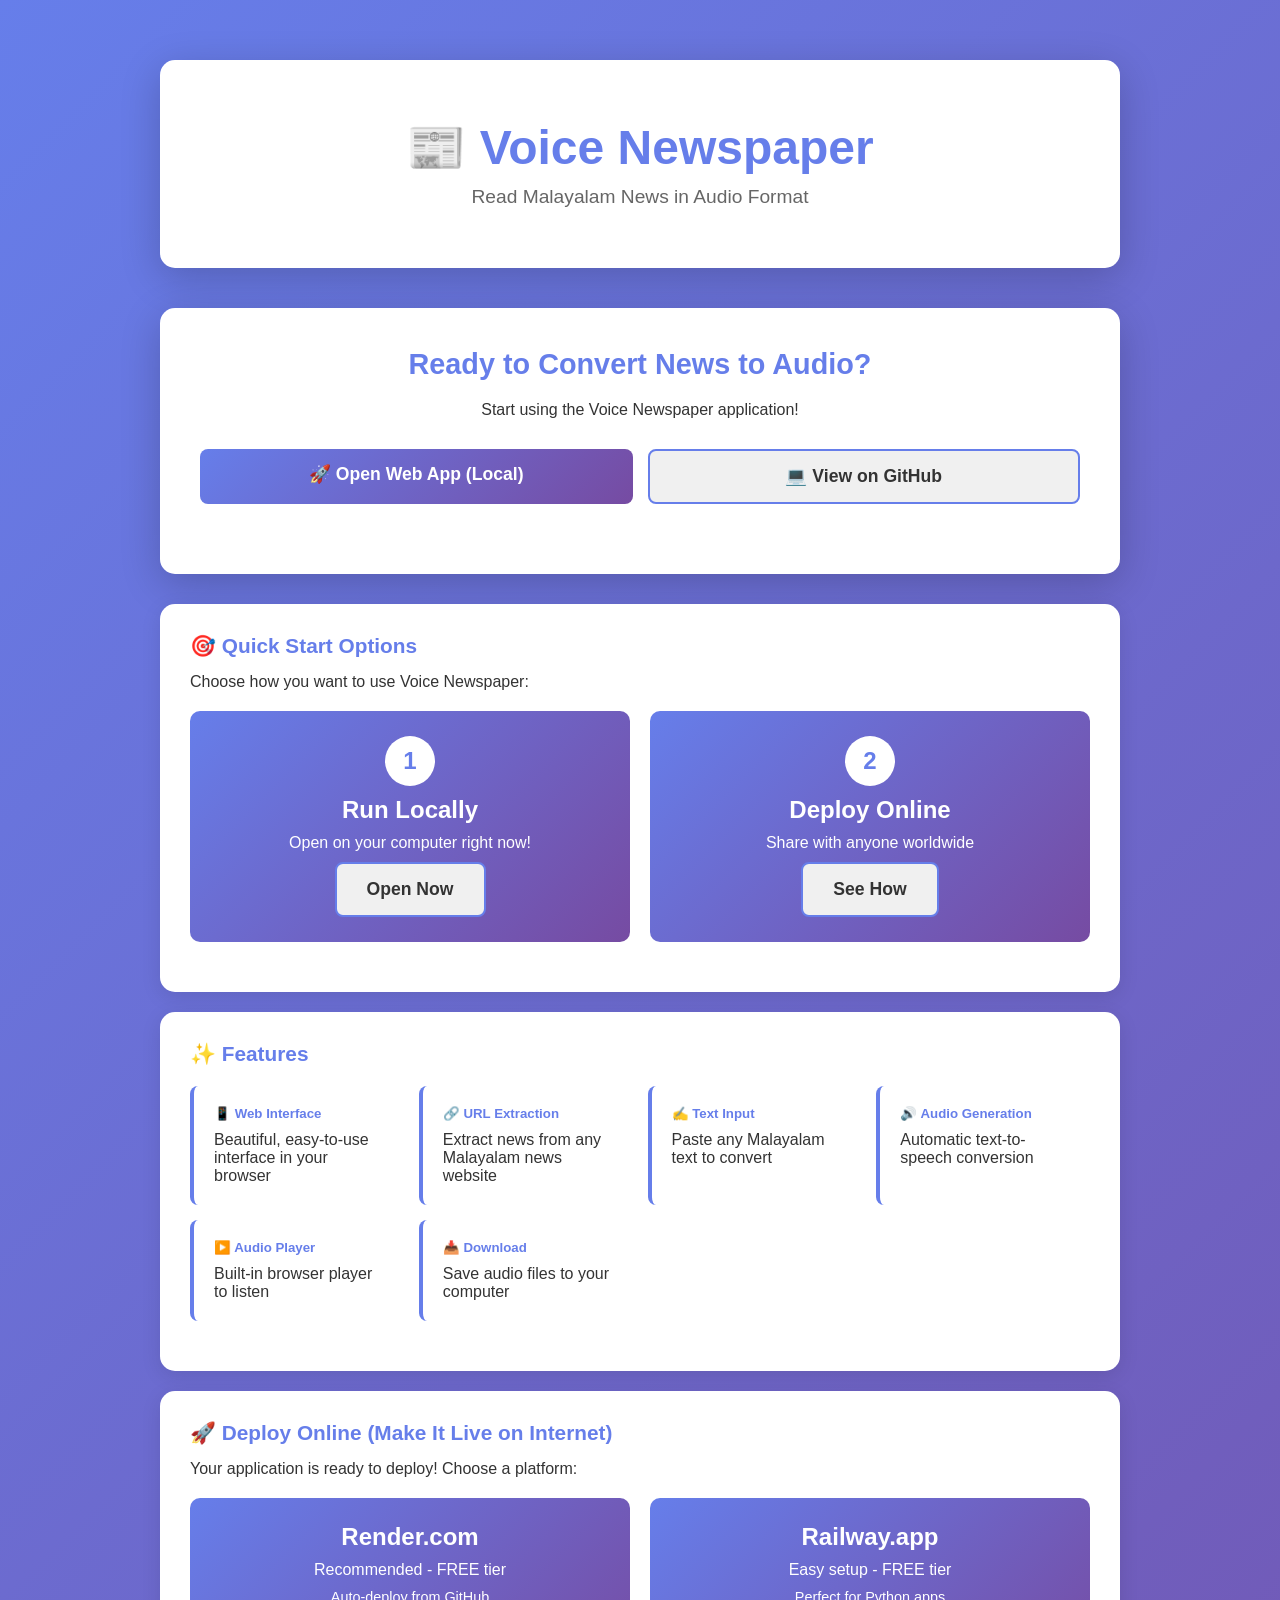
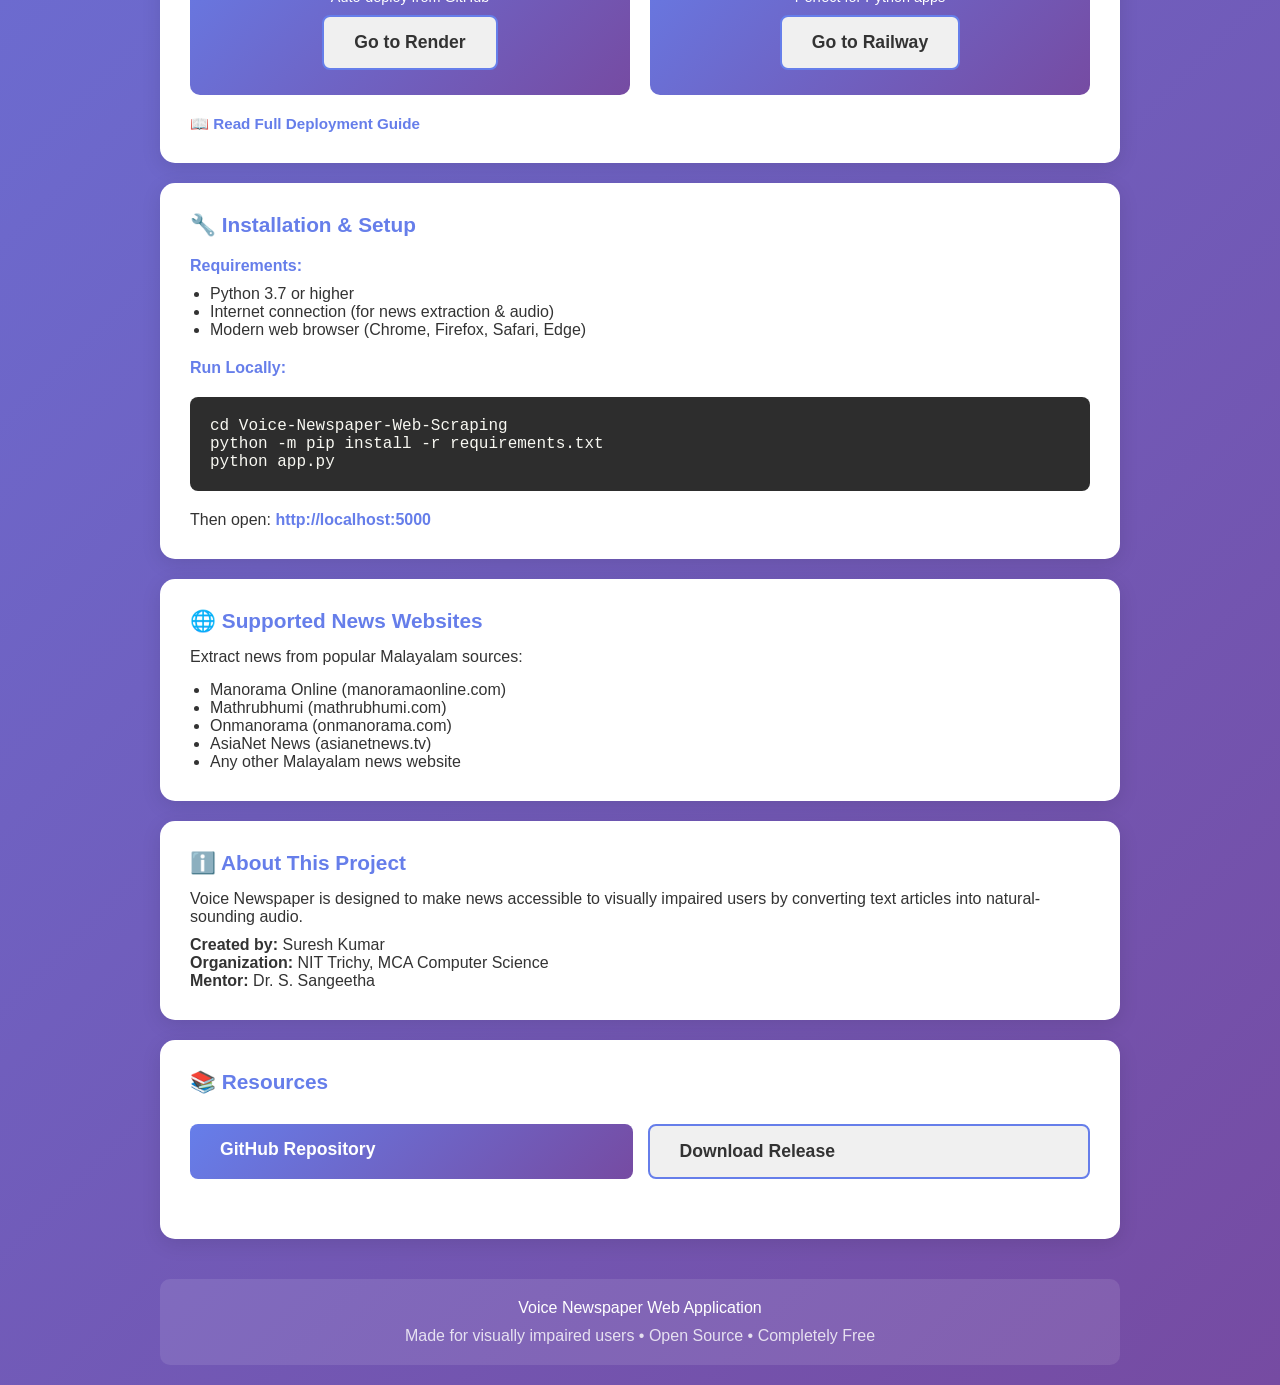
<file: index.html>
<!DOCTYPE html>
<html lang="en">
<head>
    <meta charset="UTF-8">
    <meta name="viewport" content="width=device-width, initial-scale=1.0">
    <title>Voice Newspaper - Malayalam News to Audio</title>
    <style>
        * {
            margin: 0;
            padding: 0;
            box-sizing: border-box;
        }
        
        body {
            font-family: 'Segoe UI', Tahoma, Geneva, Verdana, sans-serif;
            background: linear-gradient(135deg, #667eea 0%, #764ba2 100%);
            min-height: 100vh;
            color: #333;
        }
        
        .container {
            max-width: 1000px;
            margin: 0 auto;
            padding: 20px;
        }
        
        header {
            background: white;
            padding: 60px 40px;
            border-radius: 15px;
            text-align: center;
            margin: 40px 0;
            box-shadow: 0 10px 40px rgba(0, 0, 0, 0.2);
        }
        
        header h1 {
            color: #667eea;
            font-size: 3em;
            margin-bottom: 10px;
        }
        
        header p {
            color: #666;
            font-size: 1.2em;
        }
        
        .main-cta {
            background: white;
            padding: 40px;
            border-radius: 15px;
            text-align: center;
            margin: 30px 0;
            box-shadow: 0 10px 40px rgba(0, 0, 0, 0.2);
        }
        
        .main-cta h2 {
            color: #667eea;
            margin-bottom: 20px;
            font-size: 1.8em;
        }
        
        .button-group {
            display: grid;
            grid-template-columns: 1fr 1fr;
            gap: 15px;
            margin: 30px 0;
        }
        
        .btn {
            padding: 15px 30px;
            border: none;
            border-radius: 8px;
            font-size: 1.1em;
            font-weight: bold;
            cursor: pointer;
            text-decoration: none;
            transition: all 0.3s;
            display: inline-block;
        }
        
        .btn-primary {
            background: linear-gradient(135deg, #667eea 0%, #764ba2 100%);
            color: white;
        }
        
        .btn-primary:hover {
            transform: translateY(-3px);
            box-shadow: 0 8px 20px rgba(102, 126, 234, 0.4);
        }
        
        .btn-secondary {
            background: #f0f0f0;
            color: #333;
            border: 2px solid #667eea;
        }
        
        .btn-secondary:hover {
            background: #667eea;
            color: white;
        }
        
        .info-box {
            background: white;
            padding: 30px;
            border-radius: 15px;
            margin: 20px 0;
            box-shadow: 0 5px 20px rgba(0, 0, 0, 0.1);
        }
        
        .info-box h3 {
            color: #667eea;
            margin-bottom: 15px;
            font-size: 1.3em;
        }
        
        .steps {
            display: grid;
            grid-template-columns: 1fr 1fr;
            gap: 20px;
            margin: 20px 0;
        }
        
        .step-card {
            background: linear-gradient(135deg, #667eea 0%, #764ba2 100%);
            color: white;
            padding: 25px;
            border-radius: 10px;
            text-align: center;
        }
        
        .step-card h4 {
            font-size: 1.5em;
            margin-bottom: 10px;
        }
        
        .step-number {
            display: inline-block;
            background: white;
            color: #667eea;
            width: 50px;
            height: 50px;
            border-radius: 50%;
            line-height: 50px;
            font-size: 1.5em;
            font-weight: bold;
            margin-bottom: 10px;
        }
        
        .features {
            display: grid;
            grid-template-columns: repeat(auto-fit, minmax(200px, 1fr));
            gap: 15px;
            margin: 20px 0;
        }
        
        .feature {
            background: white;
            padding: 20px;
            border-radius: 8px;
            border-left: 4px solid #667eea;
        }
        
        .feature h5 {
            color: #667eea;
            margin-bottom: 10px;
        }
        
        .code-block {
            background: #2d2d2d;
            color: #f8f8f2;
            padding: 20px;
            border-radius: 8px;
            overflow-x: auto;
            margin: 20px 0;
            font-family: 'Courier New', monospace;
        }
        
        footer {
            background: rgba(255, 255, 255, 0.1);
            color: white;
            text-align: center;
            padding: 20px;
            border-radius: 10px;
            margin-top: 40px;
        }
        
        .link {
            color: #667eea;
            text-decoration: none;
            font-weight: bold;
        }
        
        .link:hover {
            text-decoration: underline;
        }
        
        @media (max-width: 768px) {
            header h1 {
                font-size: 2em;
            }
            
            .button-group, .steps {
                grid-template-columns: 1fr;
            }
            
            .step-card {
                margin-bottom: 10px;
            }
        }
    </style>
</head>
<body>
    <div class="container">
        <header>
            <h1>📰 Voice Newspaper</h1>
            <p>Read Malayalam News in Audio Format</p>
        </header>
        
        <div class="main-cta">
            <h2>Ready to Convert News to Audio?</h2>
            <p style="margin-bottom: 20px;">Start using the Voice Newspaper application!</p>
            
            <div class="button-group">
                <a href="http://localhost:5000" class="btn btn-primary" target="_blank">
                    🚀 Open Web App (Local)
                </a>
                <a href="https://github.com/Gautam-kumar12-creater/Voice-Newspaper-Web-Scraping" class="btn btn-secondary" target="_blank">
                    💻 View on GitHub
                </a>
            </div>
        </div>
        
        <div class="info-box">
            <h3>🎯 Quick Start Options</h3>
            <p style="margin-bottom: 20px;">Choose how you want to use Voice Newspaper:</p>
            
            <div class="steps">
                <div class="step-card">
                    <div class="step-number">1</div>
                    <h4>Run Locally</h4>
                    <p>Open on your computer right now!</p>
                    <a href="http://localhost:5000" class="btn btn-secondary" style="margin-top: 10px;">Open Now</a>
                </div>
                
                <div class="step-card">
                    <div class="step-number">2</div>
                    <h4>Deploy Online</h4>
                    <p>Share with anyone worldwide</p>
                    <a href="#deployment" class="btn btn-secondary" style="margin-top: 10px;">See How</a>
                </div>
            </div>
        </div>
        
        <div class="info-box">
            <h3>✨ Features</h3>
            <div class="features">
                <div class="feature">
                    <h5>📱 Web Interface</h5>
                    <p>Beautiful, easy-to-use interface in your browser</p>
                </div>
                <div class="feature">
                    <h5>🔗 URL Extraction</h5>
                    <p>Extract news from any Malayalam news website</p>
                </div>
                <div class="feature">
                    <h5>✍️ Text Input</h5>
                    <p>Paste any Malayalam text to convert</p>
                </div>
                <div class="feature">
                    <h5>🔊 Audio Generation</h5>
                    <p>Automatic text-to-speech conversion</p>
                </div>
                <div class="feature">
                    <h5>▶️ Audio Player</h5>
                    <p>Built-in browser player to listen</p>
                </div>
                <div class="feature">
                    <h5>📥 Download</h5>
                    <p>Save audio files to your computer</p>
                </div>
            </div>
        </div>
        
        <div class="info-box" id="deployment">
            <h3>🚀 Deploy Online (Make It Live on Internet)</h3>
            <p style="margin-bottom: 20px;">Your application is ready to deploy! Choose a platform:</p>
            
            <div class="steps">
                <div class="step-card">
                    <h4>Render.com</h4>
                    <p style="margin: 10px 0;">Recommended - FREE tier</p>
                    <p style="font-size: 0.9em;">Auto-deploy from GitHub</p>
                    <a href="https://render.com" class="btn btn-secondary" style="margin-top: 10px;" target="_blank">Go to Render</a>
                </div>
                
                <div class="step-card">
                    <h4>Railway.app</h4>
                    <p style="margin: 10px 0;">Easy setup - FREE tier</p>
                    <p style="font-size: 0.9em;">Perfect for Python apps</p>
                    <a href="https://railway.app" class="btn btn-secondary" style="margin-top: 10px;" target="_blank">Go to Railway</a>
                </div>
            </div>
            
            <p style="margin-top: 20px; font-size: 0.95em;">
                📖 <a href="https://github.com/Gautam-kumar12-creater/Voice-Newspaper-Web-Scraping/blob/main/DEPLOYMENT_ONLINE.md" class="link" target="_blank">Read Full Deployment Guide</a>
            </p>
        </div>
        
        <div class="info-box">
            <h3>🔧 Installation & Setup</h3>
            
            <h4 style="color: #667eea; margin-top: 20px;">Requirements:</h4>
            <ul style="margin-left: 20px; margin-top: 10px;">
                <li>Python 3.7 or higher</li>
                <li>Internet connection (for news extraction & audio)</li>
                <li>Modern web browser (Chrome, Firefox, Safari, Edge)</li>
            </ul>
            
            <h4 style="color: #667eea; margin-top: 20px;">Run Locally:</h4>
            <div class="code-block">
cd Voice-Newspaper-Web-Scraping<br>
python -m pip install -r requirements.txt<br>
python app.py
            </div>
            <p>Then open: <a href="http://localhost:5000" class="link">http://localhost:5000</a></p>
        </div>
        
        <div class="info-box">
            <h3>🌐 Supported News Websites</h3>
            <p style="margin-bottom: 15px;">Extract news from popular Malayalam sources:</p>
            <ul style="margin-left: 20px;">
                <li>Manorama Online (manoramaonline.com)</li>
                <li>Mathrubhumi (mathrubhumi.com)</li>
                <li>Onmanorama (onmanorama.com)</li>
                <li>AsiaNet News (asianetnews.tv)</li>
                <li>Any other Malayalam news website</li>
            </ul>
        </div>
        
        <div class="info-box">
            <h3>ℹ️ About This Project</h3>
            <p>Voice Newspaper is designed to make news accessible to visually impaired users by converting text articles into natural-sounding audio.</p>
            <p style="margin-top: 10px;"><strong>Created by:</strong> Suresh Kumar</p>
            <p><strong>Organization:</strong> NIT Trichy, MCA Computer Science</p>
            <p><strong>Mentor:</strong> Dr. S. Sangeetha</p>
        </div>
        
        <div class="info-box">
            <h3>📚 Resources</h3>
            <div class="button-group">
                <a href="https://github.com/Gautam-kumar12-creater/Voice-Newspaper-Web-Scraping" class="btn btn-primary" target="_blank">
                    GitHub Repository
                </a>
                <a href="https://github.com/Gautam-kumar12-creater/Voice-Newspaper-Web-Scraping/releases" class="btn btn-secondary" target="_blank">
                    Download Release
                </a>
            </div>
        </div>
        
        <footer>
            <p>Voice Newspaper Web Application</p>
            <p style="margin-top: 10px; opacity: 0.8;">Made for visually impaired users • Open Source • Completely Free</p>
        </footer>
    </div>
</body>
</html>
</file>
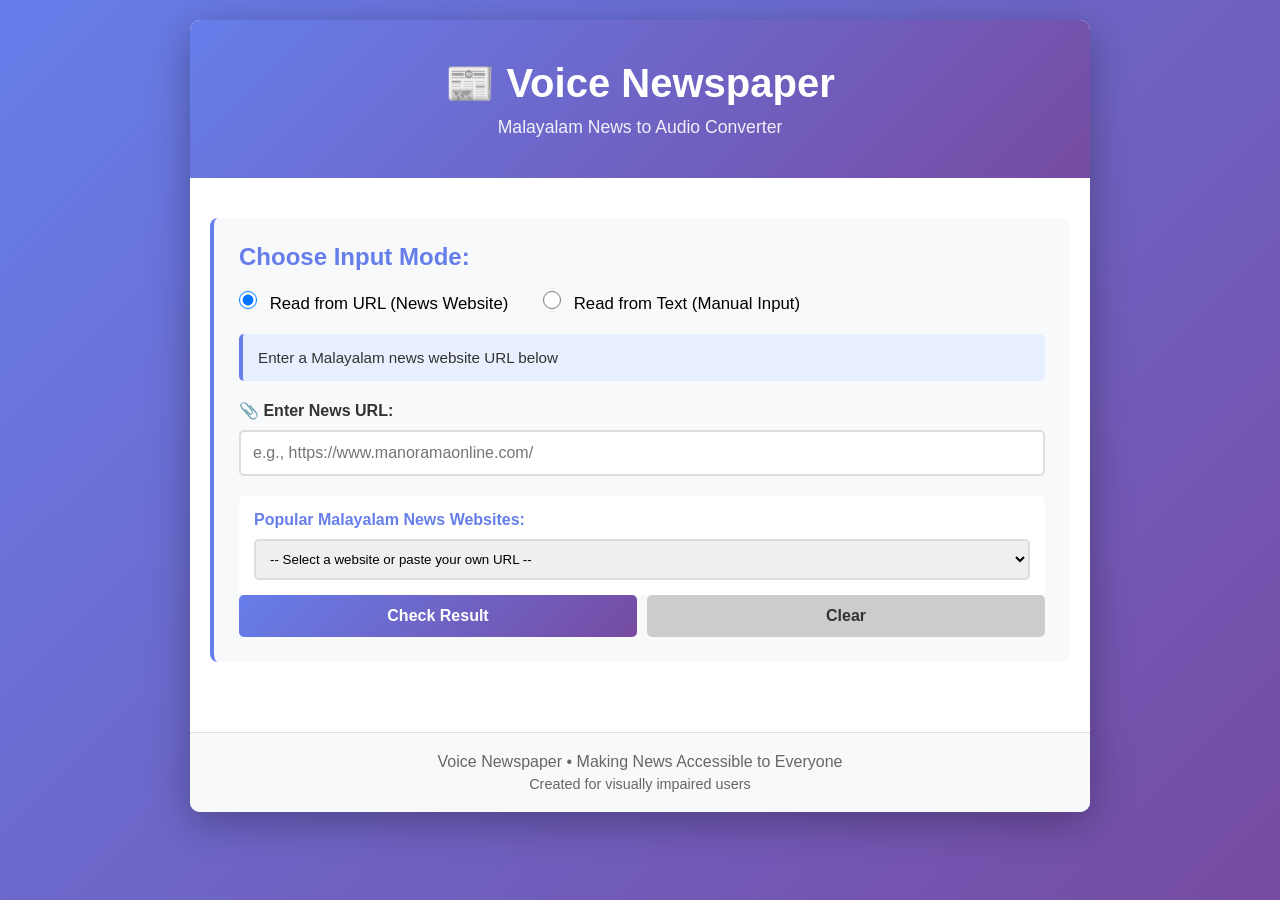
<file: templates/index.html>
<!DOCTYPE html>
<html lang="en">
<head>
    <meta charset="UTF-8">
    <meta name="viewport" content="width=device-width, initial-scale=1.0">
    <title>Voice Newspaper - Malayalam News to Audio</title>
    <style>
        * {
            margin: 0;
            padding: 0;
            box-sizing: border-box;
        }
        
        body {
            font-family: 'Segoe UI', Tahoma, Geneva, Verdana, sans-serif;
            background: linear-gradient(135deg, #667eea 0%, #764ba2 100%);
            min-height: 100vh;
            padding: 20px;
        }
        
        .container {
            max-width: 900px;
            margin: 0 auto;
            background: white;
            border-radius: 10px;
            box-shadow: 0 10px 40px rgba(0, 0, 0, 0.3);
            overflow: hidden;
        }
        
        header {
            background: linear-gradient(135deg, #667eea 0%, #764ba2 100%);
            color: white;
            padding: 40px 20px;
            text-align: center;
        }
        
        header h1 {
            font-size: 2.5em;
            margin-bottom: 10px;
        }
        
        header p {
            font-size: 1.1em;
            opacity: 0.9;
        }
        
        .content {
            padding: 40px 20px;
        }
        
        .input-section {
            margin-bottom: 30px;
            background: #f8f9fa;
            padding: 25px;
            border-radius: 8px;
            border-left: 4px solid #667eea;
        }
        
        .input-mode {
            margin-bottom: 20px;
        }
        
        .input-mode label {
            margin-right: 30px;
            font-size: 1.05em;
            cursor: pointer;
        }
        
        .input-mode input[type="radio"] {
            margin-right: 8px;
            cursor: pointer;
            width: 18px;
            height: 18px;
        }
        
        .form-group {
            margin-bottom: 20px;
        }
        
        .form-group label {
            display: block;
            margin-bottom: 10px;
            font-weight: bold;
            color: #333;
        }
        
        .form-group input,
        .form-group textarea,
        .form-group select {
            width: 100%;
            padding: 12px;
            border: 2px solid #ddd;
            border-radius: 5px;
            font-size: 1em;
            font-family: inherit;
            transition: border-color 0.3s;
        }
        
        .form-group input:focus,
        .form-group textarea:focus,
        .form-group select:focus {
            outline: none;
            border-color: #667eea;
        }
        
        .form-group textarea {
            resize: vertical;
            min-height: 100px;
        }
        
        .button-group {
            display: flex;
            gap: 10px;
            justify-content: center;
        }
        
        button {
            padding: 12px 30px;
            border: none;
            border-radius: 5px;
            font-size: 1em;
            font-weight: bold;
            cursor: pointer;
            transition: all 0.3s;
        }
        
        .btn-submit {
            background: linear-gradient(135deg, #667eea 0%, #764ba2 100%);
            color: white;
            flex: 1;
        }
        
        .btn-submit:hover {
            transform: translateY(-2px);
            box-shadow: 0 5px 15px rgba(102, 126, 234, 0.4);
        }
        
        .btn-submit:disabled {
            opacity: 0.6;
            cursor: not-allowed;
        }
        
        .btn-clear {
            background: #ccc;
            color: #333;
            flex: 1;
        }
        
        .btn-clear:hover {
            background: #bbb;
        }
        
        .result-section {
            display: none;
            margin-top: 30px;
            background: #f8f9fa;
            padding: 25px;
            border-radius: 8px;
        }
        
        .result-section.show {
            display: block;
        }
        
        .result-section h2 {
            color: #667eea;
            margin-bottom: 15px;
            font-size: 1.5em;
        }
        
        .result-item {
            margin-bottom: 20px;
        }
        
        .result-item strong {
            display: block;
            color: #667eea;
            margin-bottom: 8px;
        }
        
        .result-item p {
            color: #333;
            line-height: 1.6;
        }
        
        .audio-player {
            background: white;
            padding: 20px;
            border-radius: 5px;
            margin-top: 20px;
        }
        
        .audio-player audio {
            width: 100%;
            margin-top: 10px;
        }
        
        .loading {
            display: none;
            text-align: center;
            padding: 20px;
        }
        
        .loading.show {
            display: block;
        }
        
        .spinner {
            border: 4px solid #f3f3f3;
            border-top: 4px solid #667eea;
            border-radius: 50%;
            width: 40px;
            height: 40px;
            animation: spin 1s linear infinite;
            margin: 0 auto 10px;
        }
        
        @keyframes spin {
            0% { transform: rotate(0deg); }
            100% { transform: rotate(360deg); }
        }
        
        .error {
            background: #fee;
            border: 2px solid #fcc;
            color: #c33;
            padding: 15px;
            border-radius: 5px;
            margin-top: 15px;
            display: none;
        }
        
        .error.show {
            display: block;
        }
        
        .success {
            background: #efe;
            border: 2px solid #cfc;
            color: #3c3;
            padding: 15px;
            border-radius: 5px;
            margin-top: 15px;
            display: none;
        }
        
        .success.show {
            display: block;
        }
        
        .info-box {
            background: #e8f0ff;
            border-left: 4px solid #667eea;
            padding: 15px;
            border-radius: 5px;
            margin-bottom: 20px;
            font-size: 0.95em;
            color: #333;
        }
        
        .news-websites {
            margin-top: 15px;
            padding: 15px;
            background: white;
            border-radius: 5px;
        }
        
        .news-websites h3 {
            color: #667eea;
            margin-bottom: 10px;
            font-size: 1em;
        }
        
        .news-websites select {
            width: 100%;
            padding: 10px;
            border: 2px solid #ddd;
            border-radius: 5px;
            cursor: pointer;
        }
        
        footer {
            background: #f8f9fa;
            padding: 20px;
            text-align: center;
            color: #666;
            border-top: 1px solid #ddd;
        }
        
        @media (max-width: 768px) {
            header h1 {
                font-size: 1.8em;
            }
            
            .button-group {
                flex-direction: column;
            }
            
            .input-mode {
                display: flex;
                gap: 20px;
            }
        }
    </style>
</head>
<body>
    <div class="container">
        <header>
            <h1>📰 Voice Newspaper</h1>
            <p>Malayalam News to Audio Converter</p>
        </header>
        
        <div class="content">
            <!-- Input Section -->
            <div class="input-section">
                <h2 style="color: #667eea; margin-bottom: 20px;">Choose Input Mode:</h2>
                
                <div class="input-mode">
                    <label>
                        <input type="radio" name="inputType" value="url" checked> Read from URL (News Website)
                    </label>
                    <label>
                        <input type="radio" name="inputType" value="text"> Read from Text (Manual Input)
                    </label>
                </div>
                
                <!-- URL Input -->
                <div id="urlInput">
                    <div class="info-box">
                        Enter a Malayalam news website URL below
                    </div>
                    
                    <div class="form-group">
                        <label>📎 Enter News URL:</label>
                        <input type="url" id="urlField" placeholder="e.g., https://www.manoramaonline.com/" required>
                    </div>
                    
                    <div class="news-websites">
                        <h3>Popular Malayalam News Websites:</h3>
                        <select id="presetSites">
                            <option value="">-- Select a website or paste your own URL --</option>
                            <option value="https://www.manoramaonline.com/">Manorama Online</option>
                            <option value="https://www.mathrubhumi.com/">Mathrubhumi</option>
                            <option value="https://www.onmanorama.com/">Onmanorama</option>
                            <option value="https://www.asianetnews.tv/">AsiaNet News</option>
                        </select>
                    </div>
                </div>
                
                <!-- Text Input -->
                <div id="textInput" style="display: none;">
                    <div class="info-box">
                        Enter or paste Malayalam text below
                    </div>
                    
                    <div class="form-group">
                        <label>📝 Enter Text:</label>
                        <textarea id="textField" placeholder="Paste your Malayalam text here..."></textarea>
                    </div>
                </div>
                
                <!-- Buttons -->
                <div class="button-group">
                    <button class="btn-submit" id="submitBtn">Check Result</button>
                    <button class="btn-clear" id="clearBtn">Clear</button>
                </div>
                
                <!-- Error/Success Messages -->
                <div class="error" id="errorMsg"></div>
                <div class="success" id="successMsg"></div>
                
                <!-- Loading Indicator -->
                <div class="loading" id="loadingIndicator">
                    <div class="spinner"></div>
                    <p>Processing your request...</p>
                </div>
            </div>
            
            <!-- Result Section -->
            <div class="result-section" id="resultSection">
                <h2>📄 Extracted News</h2>
                
                <div class="result-item">
                    <strong>Title:</strong>
                    <p id="resultTitle"></p>
                </div>
                
                <div class="result-item">
                    <strong>Authors:</strong>
                    <p id="resultAuthors"></p>
                </div>
                
                <div class="result-item">
                    <strong>Content:</strong>
                    <p id="resultContent"></p>
                </div>
                
                <div class="audio-player">
                    <strong>🔊 Audio Player:</strong>
                    <audio id="audioPlayer" controls>
                        <source src="" type="audio/mpeg">
                        Your browser does not support the audio element.
                    </audio>
                </div>
                
                <button class="btn-submit" style="margin-top: 20px; width: 100%;" id="downloadBtn">
                    Download Audio
                </button>
            </div>
        </div>
        
        <footer>
            <p>Voice Newspaper • Making News Accessible to Everyone</p>
            <p style="font-size: 0.9em; margin-top: 5px;">Created for visually impaired users</p>
        </footer>
    </div>
    
    <script>
        const inputTypeRadios = document.querySelectorAll('input[name="inputType"]');
        const urlInput = document.getElementById('urlInput');
        const textInput = document.getElementById('textInput');
        const urlField = document.getElementById('urlField');
        const textField = document.getElementById('textField');
        const submitBtn = document.getElementById('submitBtn');
        const clearBtn = document.getElementById('clearBtn');
        const resultSection = document.getElementById('resultSection');
        const loadingIndicator = document.getElementById('loadingIndicator');
        const errorMsg = document.getElementById('errorMsg');
        const successMsg = document.getElementById('successMsg');
        const presetSites = document.getElementById('presetSites');
        const downloadBtn = document.getElementById('downloadBtn');
        const audioPlayer = document.getElementById('audioPlayer');
        
        // Toggle input mode
        inputTypeRadios.forEach(radio => {
            radio.addEventListener('change', (e) => {
                if (e.target.value === 'url') {
                    urlInput.style.display = 'block';
                    textInput.style.display = 'none';
                } else {
                    urlInput.style.display = 'none';
                    textInput.style.display = 'block';
                }
                resultSection.classList.remove('show');
            });
        });
        
        // Preset sites selection
        presetSites.addEventListener('change', (e) => {
            if (e.target.value) {
                urlField.value = e.target.value;
            }
        });
        
        // Clear button
        clearBtn.addEventListener('click', () => {
            urlField.value = '';
            textField.value = '';
            resultSection.classList.remove('show');
            errorMsg.classList.remove('show');
            successMsg.classList.remove('show');
        });
        
        // Submit button
        submitBtn.addEventListener('click', async () => {
            const inputType = document.querySelector('input[name="inputType"]:checked').value;
            const inputValue = inputType === 'url' ? urlField.value : textField.value;
            
            if (!inputValue.trim()) {
                showError('Please enter ' + (inputType === 'url' ? 'a URL' : 'some text'));
                return;
            }
            
            submitBtn.disabled = true;
            loadingIndicator.classList.add('show');
            errorMsg.classList.remove('show');
            successMsg.classList.remove('show');
            
            try {
                const response = await fetch('/api/extract', {
                    method: 'POST',
                    headers: {
                        'Content-Type': 'application/json'
                    },
                    body: JSON.stringify({
                        type: inputType,
                        value: inputValue
                    })
                });
                
                const data = await response.json();
                
                if (!response.ok) {
                    throw new Error(data.error || 'Failed to extract news');
                }
                
                // Display results
                document.getElementById('resultTitle').textContent = data.title || 'No title found';
                document.getElementById('resultAuthors').textContent = data.authors || 'Unknown';
                document.getElementById('resultContent').textContent = data.text || 'No content found';
                
                resultSection.classList.add('show');
                showSuccess('News extracted successfully! Generating audio...');
                
                // Generate audio
                await generateAudio(data.text);
                
            } catch (error) {
                showError(error.message);
                resultSection.classList.remove('show');
            } finally {
                submitBtn.disabled = false;
                loadingIndicator.classList.remove('show');
            }
        });
        
        // Generate audio
        async function generateAudio(text) {
            try {
                const response = await fetch('/api/generate-audio', {
                    method: 'POST',
                    headers: {
                        'Content-Type': 'application/json'
                    },
                    body: JSON.stringify({ text: text })
                });
                
                const data = await response.json();
                
                if (!response.ok) {
                    throw new Error(data.error || 'Failed to generate audio');
                }
                
                audioPlayer.src = data.audio_url;
                downloadBtn.onclick = () => {
                    const a = document.createElement('a');
                    a.href = data.audio_url;
                    a.download = 'news_audio.mp3';
                    a.click();
                };
                
                showSuccess('Audio generated successfully! Click play to listen.');
                
            } catch (error) {
                showError('Audio generation failed: ' + error.message);
            }
        }
        
        // Helper functions
        function showError(message) {
            errorMsg.textContent = message;
            errorMsg.classList.add('show');
        }
        
        function showSuccess(message) {
            successMsg.textContent = message;
            successMsg.classList.add('show');
        }
    </script>
</body>
</html>
</file>
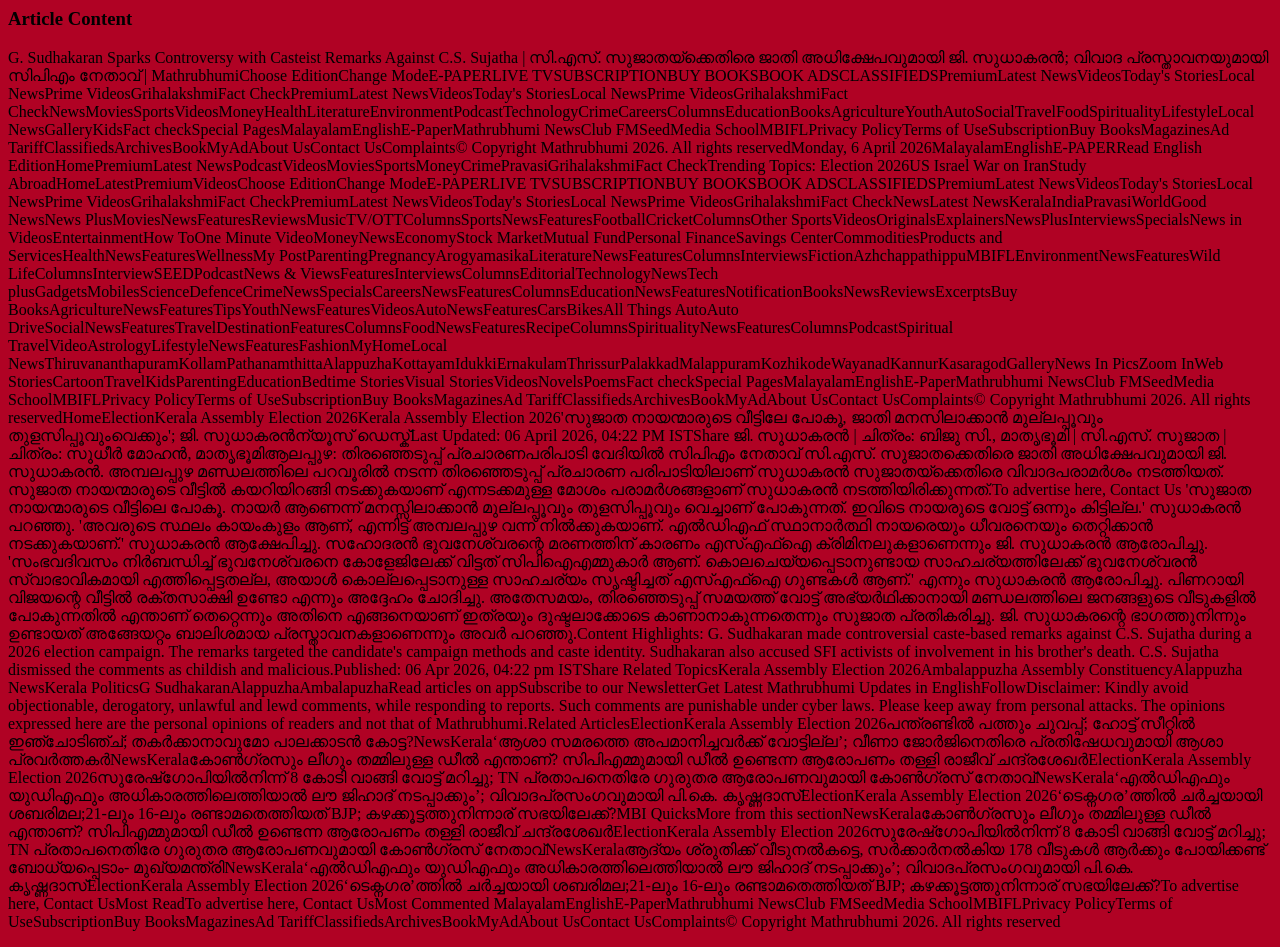
<file: Audio_Malayalam/output.html>
<html>
<head>
    <meta charset="utf-8">
</head>
<body bgcolor="rgb(240, 240, 240)">
<h3>Article Content</h3>
<p>G. Sudhakaran Sparks Controversy with Casteist Remarks Against C.S. Sujatha | സി.എസ്. സുജാതയ്‌ക്കെതിരെ ജാതി അധിക്ഷേപവുമായി ജി. സുധാകരന്‍; വിവാദ പ്രസ്താവനയുമായി സിപിഎം നേതാവ് | MathrubhumiChoose EditionChange ModeE-PAPERLIVE TVSUBSCRIPTIONBUY BOOKSBOOK ADSCLASSIFIEDSPremiumLatest NewsVideosToday's StoriesLocal NewsPrime VideosGrihalakshmiFact CheckPremiumLatest NewsVideosToday's StoriesLocal NewsPrime VideosGrihalakshmiFact CheckNewsMoviesSportsVideosMoneyHealthLiteratureEnvironmentPodcastTechnologyCrimeCareersColumnsEducationBooksAgricultureYouthAutoSocialTravelFoodSpiritualityLifestyleLocal NewsGalleryKidsFact checkSpecial PagesMalayalamEnglishE-PaperMathrubhumi NewsClub FMSeedMedia SchoolMBIFLPrivacy PolicyTerms of UseSubscriptionBuy BooksMagazinesAd TariffClassifiedsArchivesBookMyAdAbout UsContact UsComplaints© Copyright Mathrubhumi 2026. All rights reservedMonday, 6 April 2026MalayalamEnglishE-PAPERRead English EditionHomePremiumLatest NewsPodcastVideosMoviesSportsMoneyCrimePravasiGrihalakshmiFact CheckTrending Topics: Election 2026US Israel War on IranStudy AbroadHomeLatestPremiumVideosChoose EditionChange ModeE-PAPERLIVE TVSUBSCRIPTIONBUY BOOKSBOOK ADSCLASSIFIEDSPremiumLatest NewsVideosToday's StoriesLocal NewsPrime VideosGrihalakshmiFact CheckPremiumLatest NewsVideosToday's StoriesLocal NewsPrime VideosGrihalakshmiFact CheckNewsLatest NewsKeralaIndiaPravasiWorldGood NewsNews PlusMoviesNewsFeaturesReviewsMusicTV/OTTColumnsSportsNewsFeaturesFootballCricketColumnsOther SportsVideosOriginalsExplainersNewsPlusInterviewsSpecialsNews in VideosEntertainmentHow ToOne Minute VideoMoneyNewsEconomyStock MarketMutual FundPersonal FinanceSavings CenterCommoditiesProducts and ServicesHealthNewsFeaturesWellnessMy PostParentingPregnancyArogyamasikaLiteratureNewsFeaturesColumnsInterviewsFictionAzhchappathippuMBIFLEnvironmentNewsFeaturesWild LifeColumnsInterviewSEEDPodcastNews & ViewsFeaturesInterviewsColumnsEditorialTechnologyNewsTech plusGadgetsMobilesScienceDefenceCrimeNewsSpecialsCareersNewsFeaturesColumnsEducationNewsFeaturesNotificationBooksNewsReviewsExcerptsBuy BooksAgricultureNewsFeaturesTipsYouthNewsFeaturesVideosAutoNewsFeaturesCarsBikesAll Things AutoAuto DriveSocialNewsFeaturesTravelDestinationFeaturesColumnsFoodNewsFeaturesRecipeColumnsSpiritualityNewsFeaturesColumnsPodcastSpiritual TravelVideoAstrologyLifestyleNewsFeaturesFashionMyHomeLocal NewsThiruvananthapuramKollamPathanamthittaAlappuzhaKottayamIdukkiErnakulamThrissurPalakkadMalappuramKozhikodeWayanadKannurKasaragodGalleryNews In PicsZoom InWeb StoriesCartoonTravelKidsParentingEducationBedtime StoriesVisual StoriesVideosNovelsPoemsFact checkSpecial PagesMalayalamEnglishE-PaperMathrubhumi NewsClub FMSeedMedia SchoolMBIFLPrivacy PolicyTerms of UseSubscriptionBuy BooksMagazinesAd TariffClassifiedsArchivesBookMyAdAbout UsContact UsComplaints© Copyright Mathrubhumi 2026. All rights reservedHomeElectionKerala Assembly Election 2026Kerala Assembly Election 2026'സുജാത നായന്മാരുടെ വീട്ടിലേ പോകൂ, ജാതി മനസിലാക്കാൻ മുല്ലപ്പൂവും തുളസിപ്പൂവുംവെക്കും'; ജി. സുധാകരൻന്യൂസ് ഡെസ്ക്Last Updated: 06 April 2026, 04:22 PM ISTShare ജി. സുധാകരൻ | ചിത്രം: ബിജു സി., മാതൃഭൂമി | സി.എസ്. സുജാത | ചിത്രം: സുധീർ മോഹൻ, മാതൃഭൂമിആലപ്പുഴ: തിരഞ്ഞെടുപ്പ് പ്രചാരണപരിപാടി വേദിയിൽ സിപിഎം നേതാവ് സി.എസ്. സുജാതക്കെതിരെ ജാതി അധിക്ഷേപവുമായി ജി. സുധാകരൻ. അമ്പലപ്പുഴ മണ്ഡലത്തിലെ പറവൂരിൽ നടന്ന തിരഞ്ഞെടുപ്പ് പ്രചാരണ പരിപാടിയിലാണ് സുധാകരൻ സുജാതയ്‌ക്കെതിരെ വിവാദപരാമർശം നടത്തിയത്. സുജാത നായന്മാരുടെ വീട്ടിൽ കയറിയിറങ്ങി നടക്കുകയാണ് എന്നടക്കമുള്ള മോശം പരാമർശങ്ങളാണ് സുധാകരൻ നടത്തിയിരിക്കുന്നത്.To advertise here, Contact Us 'സുജാത നായന്മാരുടെ വീട്ടിലെ പോകൂ. നായർ ആണെന്ന് മനസ്സിലാക്കാൻ മുല്ലപ്പൂവും തുളസിപ്പൂവും വെച്ചാണ് പോകുന്നത്. ഇവിടെ നായരുടെ വോട്ട് ഒന്നും കിട്ടില്ല.' സുധാകരൻ പറഞ്ഞു. 'അവരുടെ സ്ഥലം കായംകുളം ആണ്, എന്നിട്ട് അമ്പലപ്പുഴ വന്ന് നിൽക്കുകയാണ്. എൽഡിഎഫ് സ്ഥാനാർത്ഥി നായരെയും ധീവരനെയും തെറ്റിക്കാൻ നടക്കുകയാണ്.' സുധാകരൻ ആക്ഷേപിച്ചു. സഹോദരൻ ഭുവനേശ്വരന്റെ മരണത്തിന് കാരണം എസ്എഫ്ഐ ക്രിമിനലുകളാണെന്നും ജി. സുധാകരൻ ആരോപിച്ചു. 'സംഭവദിവസം നിർബന്ധിച്ച് ഭുവനേശ്വരനെ കോളേജിലേക്ക് വിട്ടത് സിപിഐഎമ്മുകാർ ആണ്. കൊലചെയ്യപ്പെടാനുണ്ടായ സാഹചര്യത്തിലേക്ക് ഭുവനേശ്വരൻ സ്വാഭാവികമായി എത്തിപ്പെട്ടതല്ല, അയാൾ കൊല്ലപ്പെടാനുള്ള സാഹചര്യം സൃഷ്ടിച്ചത് എസ്എഫ്ഐ ഗുണ്ടകൾ ആണ്.' എന്നും സുധാകരൻ ആരോപിച്ചു. പിണറായി വിജയന്റെ വീട്ടിൽ രക്തസാക്ഷി ഉണ്ടോ എന്നും അദ്ദേഹം ചോദിച്ചു. അതേസമയം, തിരഞ്ഞെടുപ്പ് സമയത്ത് വോട്ട് അഭ്യർഥിക്കാനായി മണ്ഡലത്തിലെ ജനങ്ങളുടെ വീടുകളിൽ പോകുന്നതിൽ എന്താണ് തെറ്റെന്നും അതിനെ എങ്ങനെയാണ് ഇത്രയും ദുഷ്ടലാക്കോടെ കാണാനാകുന്നതെന്നും സുജാത പ്രതികരിച്ചു. ജി. സുധാകരന്റെ ഭാഗത്തുനിന്നും ഉണ്ടായത് അങ്ങേയറ്റം ബാലിശമായ പ്രസ്താവനകളാണെന്നും അവർ പറഞ്ഞു.Content Highlights: G. Sudhakaran made controversial caste-based remarks against C.S. Sujatha during a 2026 election campaign. The remarks targeted the candidate's campaign methods and caste identity. Sudhakaran also accused SFI activists of involvement in his brother's death. C.S. Sujatha dismissed the comments as childish and malicious.Published: 06 Apr 2026, 04:22 pm ISTShare Related TopicsKerala Assembly Election 2026Ambalappuzha Assembly ConstituencyAlappuzha NewsKerala PoliticsG SudhakaranAlappuzhaAmbalapuzhaRead articles on appSubscribe to our NewsletterGet Latest Mathrubhumi Updates in EnglishFollowDisclaimer: Kindly avoid objectionable, derogatory, unlawful and lewd comments, while responding to reports. Such comments are punishable under cyber laws. Please keep away from personal attacks. The opinions expressed here are the personal opinions of readers and not that of Mathrubhumi.Related ArticlesElectionKerala Assembly Election 2026പന്ത്രണ്ടിൽ പത്തും ചുവപ്പ്; ഹോട്ട് സീറ്റിൽ ഇഞ്ചോടിഞ്ച്; തകർക്കാനാവുമോ പാലക്കാടൻ കോട്ട?NewsKerala‘ആശാ സമരത്തെ അപമാനിച്ചവർക്ക് വോട്ടില്ല’; വീണാ ജോർജിനെതിരെ പ്രതിഷേധവുമായി ആശാ പ്രവർത്തകർNewsKeralaകോൺഗ്രസും ലീഗും തമ്മിലുള്ള ഡീൽ എന്താണ്? സിപിഎമ്മുമായി ഡീൽ ഉണ്ടെന്ന ആരോപണം തള്ളി രാജീവ് ചന്ദ്രശേഖർElectionKerala Assembly Election 2026സുരേഷ്ഗോപിയിൽനിന്ന് 8 കോടി വാങ്ങി വോട്ട് മറിച്ചു; TN പ്രതാപനെതിരേ ഗുരുതര ആരോപണവുമായി കോൺഗ്രസ് നേതാവ്NewsKerala‘എൽഡിഎഫും യുഡിഎഫും അധികാരത്തിലെത്തിയാൽ ലൗ ജിഹാദ് നടപ്പാക്കും’; വിവാദപ്രസംഗവുമായി പി.കെ. കൃഷ്ണദാസ്ElectionKerala Assembly Election 2026‘ടെക്നഗര’ത്തിൽ ചർച്ചയായി ശബരിമല;21-ലും 16-ലും രണ്ടാമതെത്തിയത് BJP; കഴക്കൂട്ടത്തുനിന്നാര് സഭയിലേക്ക്?MBI QuicksMore from this sectionNewsKeralaകോൺഗ്രസും ലീഗും തമ്മിലുള്ള ഡീൽ എന്താണ്? സിപിഎമ്മുമായി ഡീൽ ഉണ്ടെന്ന ആരോപണം തള്ളി രാജീവ് ചന്ദ്രശേഖർElectionKerala Assembly Election 2026സുരേഷ്ഗോപിയിൽനിന്ന് 8 കോടി വാങ്ങി വോട്ട് മറിച്ചു; TN പ്രതാപനെതിരേ ഗുരുതര ആരോപണവുമായി കോൺഗ്രസ് നേതാവ്NewsKeralaആദ്യം ശ്രുതിക്ക് വീടുനൽകട്ടെ, സർക്കാർനൽകിയ 178 വീടുകൾ ആർക്കും പോയിക്കണ്ട് ബോധ്യപ്പെടാം- മുഖ്യമന്ത്രിNewsKerala‘എൽഡിഎഫും യുഡിഎഫും അധികാരത്തിലെത്തിയാൽ ലൗ ജിഹാദ് നടപ്പാക്കും’; വിവാദപ്രസംഗവുമായി പി.കെ. കൃഷ്ണദാസ്ElectionKerala Assembly Election 2026‘ടെക്നഗര’ത്തിൽ ചർച്ചയായി ശബരിമല;21-ലും 16-ലും രണ്ടാമതെത്തിയത് BJP; കഴക്കൂട്ടത്തുനിന്നാര് സഭയിലേക്ക്?To advertise here, Contact UsMost ReadTo advertise here, Contact UsMost Commented MalayalamEnglishE-PaperMathrubhumi NewsClub FMSeedMedia SchoolMBIFLPrivacy PolicyTerms of UseSubscriptionBuy BooksMagazinesAd TariffClassifiedsArchivesBookMyAdAbout UsContact UsComplaints© Copyright Mathrubhumi 2026. All rights reserved</p>
</body>
</html>
</file>
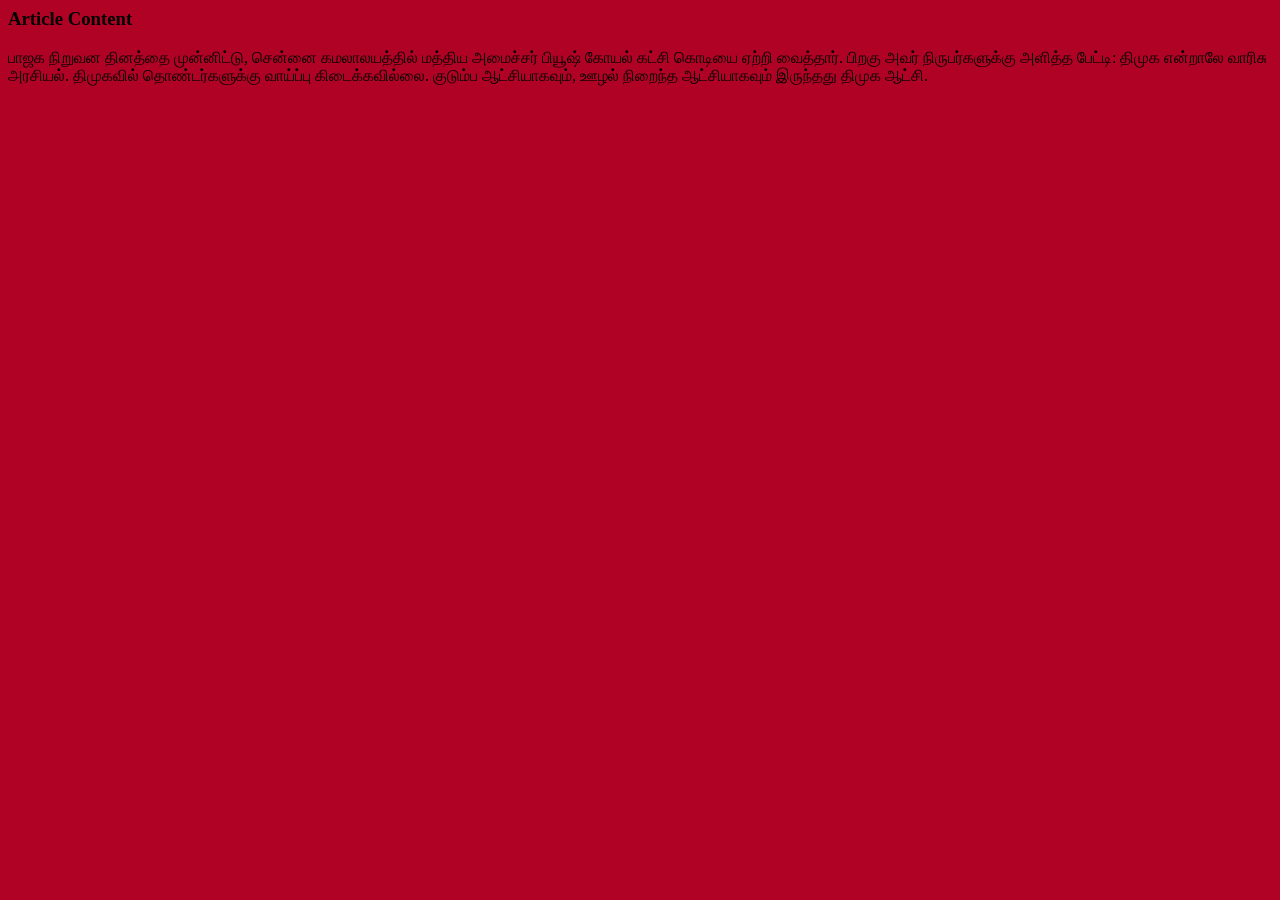
<file: Audio_Tamil/output.html>
<html>
<head>
    <meta charset="utf-8">
</head>
<body bgcolor="rgb(240, 240, 240)">
<h3>Article Content</h3>
<p>பாஜக நிறுவன தினத்தை முன்னிட்டு, சென்னை கமலாலயத்தில் மத்திய அமைச்சர் பியூஷ் கோயல் கட்சி கொடியை ஏற்றி வைத்தார். பிறகு அவர் நிருபர்களுக்கு அளித்த பேட்டி: திமுக என்றாலே வாரிசு அரசியல். திமுகவில் தொண்டர்களுக்கு வாய்ப்பு கிடைக்கவில்லை. குடும்ப ஆட்சியாகவும், ஊழல் நிறைந்த ஆட்சியாகவும் இருந்தது திமுக ஆட்சி.</p>
</body>
</html>
</file>
